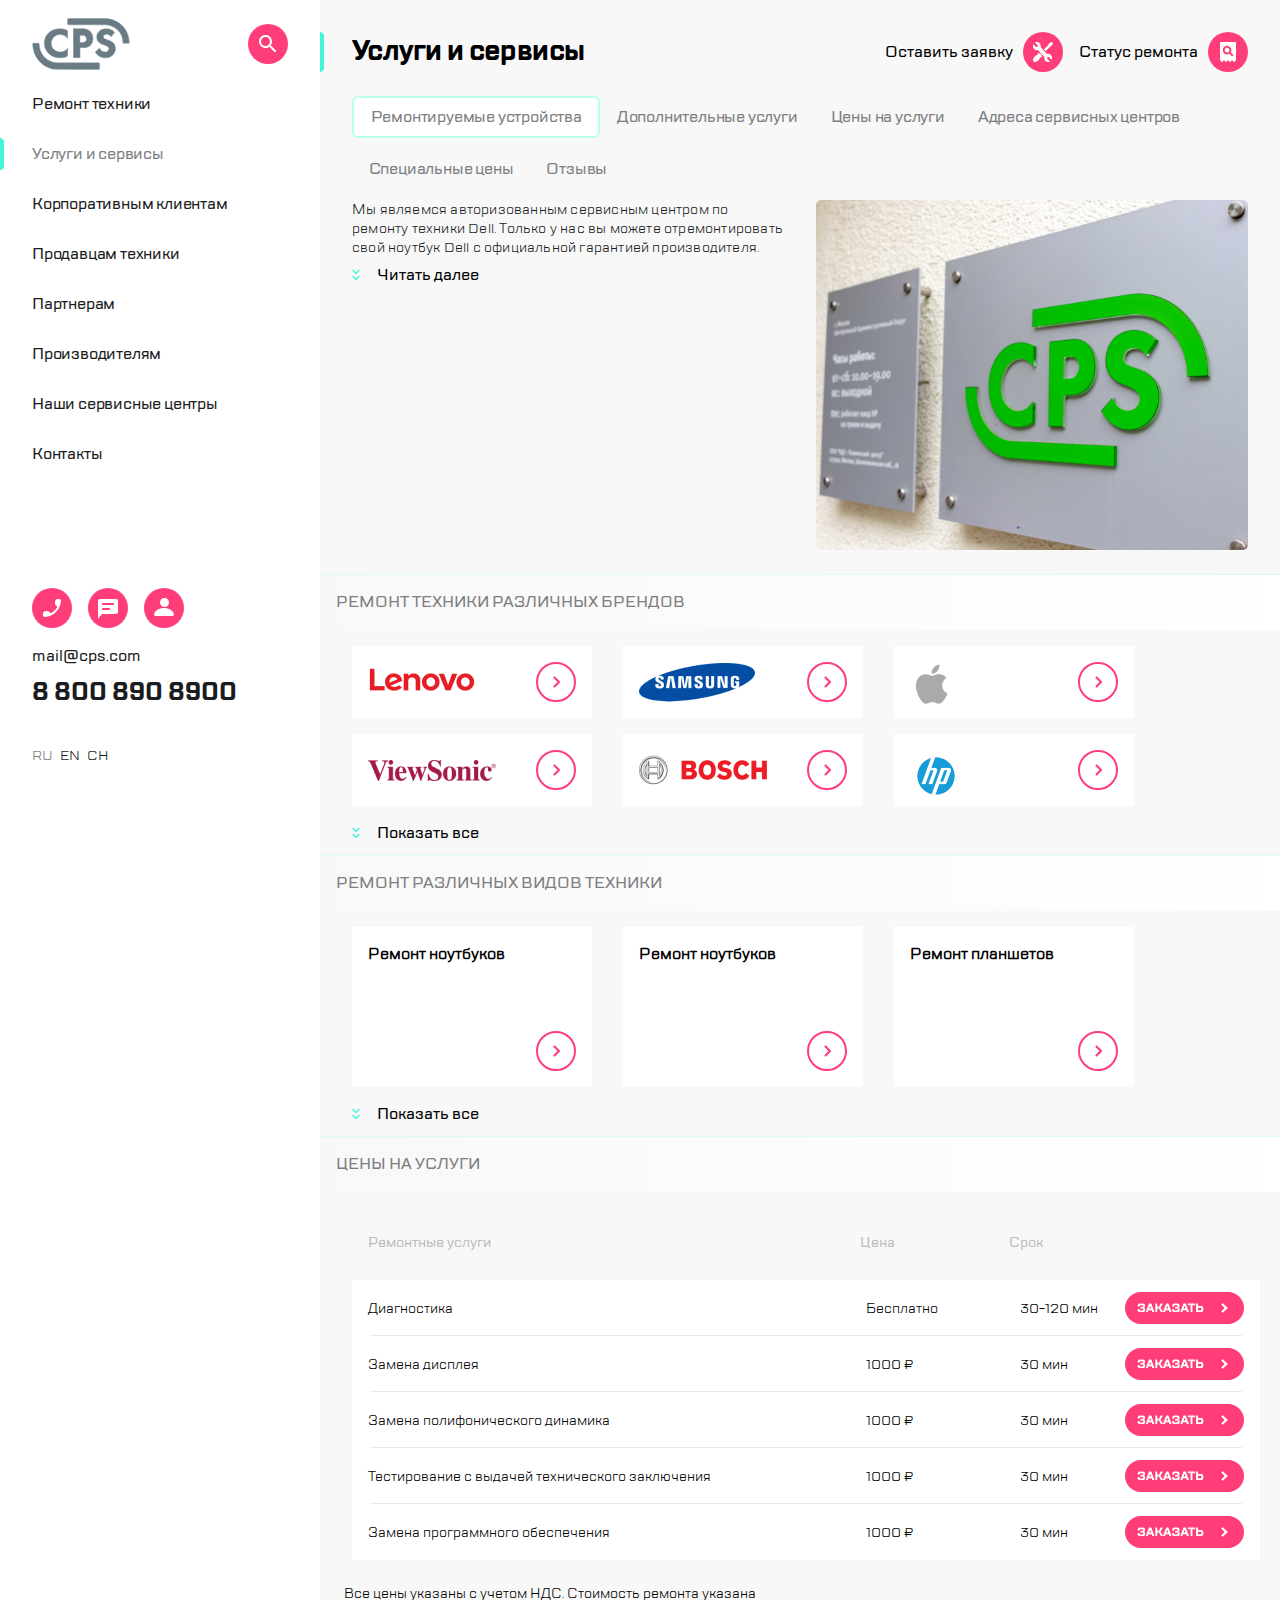
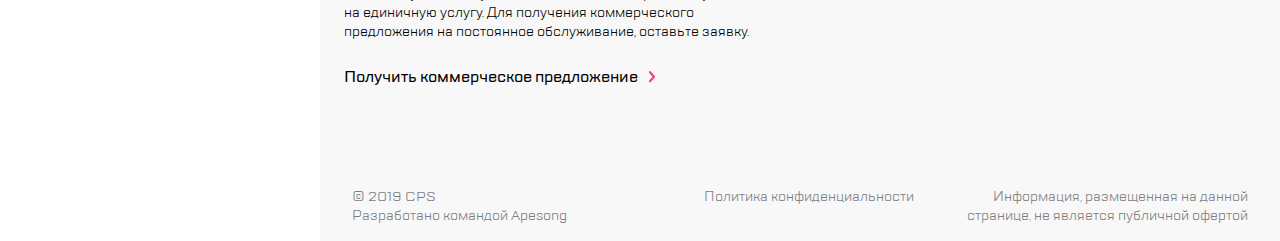
<file: index.html>
<!DOCTYPE html>
<html lang="ru">
<head>
  <meta charset="UTF-8">
  <meta name="viewport" content="width=device-width,user-scalable=no,initial-scale=1,maximum-scale=1,minimum-scale=1">
  <meta http-equiv="X-UA-Compatible" content="ie=edge">
  <title>CPS</title>
<link href="style.css" rel="stylesheet"></head>
<body>
<div class="site-wrapper">
  <div class="modal modal--left modal-menu">
    <header class="modal__header modal-menu__header page-header">
      <div class="container">
        <div class="page-header__inner modal-menu__inner">
          <div class="btn-group btn-group__logo">
            <button class="btn btn--close btn--hidden-lg"></button>
            <div class="btn-group__logo">
              <a class="link logo__link" href="#">
                <img class="logo__img" src="img/logo.svg" alt="logo">
              </a>
            </div>
            <button class="btn btn--search"></button>
          </div>
        </div>
      </div>
    </header>
    <div class="modal__body">
      <div class="container">
        <nav class="nav-vertical">
          <a href="" class="nav-vertical__item">Ремонт техники</a>
          <a href="" class="nav-vertical__item nav-vertical__item--active">Услуги и сервисы</a>
          <a href="" class="nav-vertical__item">Корпоративным клиентам</a>
          <a href="" class="nav-vertical__item">Продавцам техники</a>
          <a href="" class="nav-vertical__item">Партнерам</a>
          <a href="" class="nav-vertical__item">Производителям</a>
          <a href="" class="nav-vertical__item">Наши сервисные центры</a>
          <a href="" class="nav-vertical__item">Контакты</a>
        </nav>
      </div>
    </div>
    <footer class="modal__footer">
      <div class="container">
        <div class="btn-group">
          <button class="btn btn--call"></button>
          <button class="btn btn--chat"></button>
          <button class="btn btn--profile"></button>
        </div>
        <a class="link link--mail" href="mailto:mail@cps.com">mail@cps.com</a>
        <a class="link link--tel" href="tel:8 800 890 8900">8 800 890 8900</a>
        <div class="choose-language">
          <a href="" class="link link--active choose-language__item">RU</a>
          <a href="" class="link choose-language__item">EN</a>
          <a href="" class="link choose-language__item">CH</a>
        </div>
      </div>
    </footer>
  </div>

  <div class="modal modal--right modal-call">
    <button class="btn btn--close"></button>
    <header class="modal__header page-header page-header--hidden-lg">
      <div class="page-header__inner"></div>
    </header>
    <div class="content-header content-header--modal">
      <div class="container">
        <div class="content-header__inner">
          <h1 class="content-header__title">Заказать звонок</h1>
        </div>
      </div>
    </div>
    <div class="modal--right__form-wrapper">
      <div class="container">
        <form class="modal--right__form" action="">
          <input class="input" type="tel" placeholder="Телефон" required>

          <p class="note">
            Нажимая “отправить”, вы даете согласие на<a href="" class="link note__highlighting">
            обработку персональных данных</a>
            и соглашаетесь с нашей
            <a href="" class="link note__highlighting">политикой конфиденциальности</a>
          </p>
          <button class="btn btn--send-form"></button>
        </form>
      </div>
    </div>
  </div>

  <div class="modal modal--right modal-feedback">
    <button class="btn btn--close"></button>
    <header class="modal__header page-header page-header--hidden-lg">
      <div class="page-header__inner"></div>
    </header>
    <div class="content-header content-header--modal">
      <div class="container">
        <div class="content-header__inner">
          <h1 class="content-header__title">Обратная связь</h1>
        </div>
      </div>
    </div>
    <div class="modal--right__form-wrapper">
      <div class="container">
        <form class="modal--right__form" action="">
          <input class="input" type="text" placeholder="Имя" required>
          <input class="input" type="tel" placeholder="Телефон" required>
          <input class="input" type="email" placeholder="Электронная почта" required>
          <textarea class="input" rows="5" placeholder="Сообщение" required></textarea>
          <p class="note">
            Нажимая “отправить”, вы даете согласие на<a href="" class="link note__highlighting">
            обработку персональных данных</a>
            и соглашаетесь с нашей
            <a href="" class="link note__highlighting">политикой конфиденциальности</a>
          </p>
          <button class="btn btn--send-form"></button>
        </form>
      </div>
    </div>
  </div>

  <div class="page">
    <header class="page-header page-header--hidden-lg">
      <div class="container">
        <div class="page-header__inner">
          <div class="btn-group btn-group__logo">
            <button class="btn btn--burger"></button>
            <div class="btn-group__divider btn-group__divider--hidden-xs"></div>
            <div class="btn-group__logo logo--mod-sm-md">
              <a class="link logo--link" href="#">
                <img class="link__img" src="img/logo.svg" alt="logo">
              </a>
            </div>
          </div>

          <div class="btn-group btn-group--hidden-xs">
            <button class="btn btn--call"></button>
            <button class="btn btn--chat"></button>
            <button class="btn btn--profile"></button>
          </div>

          <div class="btn-group">
            <div class="btn-group__divider btn-group__divider--mod-sm-md"></div>
            <button class="btn btn--repair"></button>
            <button class="btn btn--checkstatus"></button>
          </div>
        </div>
      </div>
    </header>

    <main class="page__main">
      <div class="content-header">
        <div class="container">
          <div class="content-header__inner">
            <h1 class="content-header__title">Услуги и сервисы</h1>
            <div class="btn-group btn-group--hidden-xs-sm-md">
              <button class="btn btn--repair">
                <span class="btn__text">Оставить заявку</span>
              </button>
              <button class="btn btn--checkstatus">
                <span class="btn__text">Статус ремонта</span>
              </button>
            </div>
          </div>
        </div>
      </div>

      <nav class="nav">
        <a class="nav__item nav__item--active" href="#">Ремонтируемые устройства</a>
        <a class="nav__item" href="#">Дополнительные услуги</a>
        <a class="nav__item" href="#">Цены на услуги</a>
        <a class="nav__item" href="#">Адреса сервисных центров</a>
        <a class="nav__item" href="#">Специальные цены</a>
        <a class="nav__item" href="#">Отзывы</a>
      </nav>

      <article class="about">
        <div class="about__content about__content--mod-sm-md about__content--mod-lg">
          <p class="about__text">
            Мы являемся авторизованным сервисным центром по ремонту техники
            Dell. Только у нас вы можете отремонтировать свой ноутбук Dell с
            официальной гарантией производителя.
          </p>
          <p class="about__text about__text--hidden-xs about__text--hidden">
            Мы успешно работаем с 1992 года и заслужили репутацию надежного
            партнера
            <span class="article__text article__text--hidden-xs-sm-md article__text--hidden">, что подтверждает большое количество постоянных клиентов. Мы
                  гордимся тем, что к нам обращаются по рекомендациям и, в свою
                  очередь, советуют нас родным и близким.</span>
          </p>
          <button class="btn btn--show-more about__read-more-btn">
            Читать далее
          </button>
        </div>
        <div class="about__image-block">
          <img class="about__img" src="img/BigPic.jpg" alt="picture">
        </div>
      </article>

      <section class="page-brands-list brands-list">
        <div class="header brands__header">
          <h2 class="header__title">Ремонт техники различных брендов</h2>
        </div>

        <div class="slider">
          <div class="slider__container swiper-container">
            <div class="slider__wrapper swiper-wrapper">
              <div class="slider__item swiper-slide">
                <img class="slider__brands-logo" src="img/lenovo.png" alt="lenovo">
                <button class="btn btn--go"></button>
              </div>
              <div class="slider__item swiper-slide">
                <img class="slider__brands-logo" src="img/samsung.png" alt="samsung">
                <button class="btn btn--go"></button>
              </div>
              <div class="slider__item swiper-slide">
                <img class="slider__brands-logo" src="img/apple.png" alt="apple">
                <button class="btn btn--go"></button>
              </div>
              <div class="slider__item swiper-slide">
                <img class="slider__brands-logo" src="img/viewsonic.png" alt="viewsonic">
                <button class="btn btn--go"></button>
              </div>
              <div class="slider__item swiper-slide">
                <img class="slider__brands-logo" src="img/bosh.png" alt="bosh">
                <button class="btn btn--go"></button>
              </div>
              <div class="slider__item swiper-slide">
                <img class="slider__brands-logo" src="img/hp.png" alt="hp">
                <button class="btn btn--go"></button>
              </div>
              <div class="slider__item swiper-slide hidden-sm">
                <img class="slider__brands-logo" src="img/acer.png" alt="acer">
                <button class="btn btn--go"></button>
              </div>
              <div class="slider__item swiper-slide hidden-sm">
                <img class="slider__brands-logo" src="img/sony.png" alt="sony">
                <button class="btn btn--go"></button>
              </div>
              <div class="slider__item swiper-slide hidden-sm hidden-md">
                <img class="slider__brands-logo" src="img/lenovo.png" alt="lenovo">
                <button class="btn btn--go"></button>
              </div>
              <div class="slider__item swiper-slide hidden-sm hidden-md">
                <img class="slider__brands-logo" src="img/samsung.png" alt="samsung">
                <button class="btn btn--go"></button>
              </div>
              <div class="slider__item swiper-slide hidden-sm hidden-md">
                <img class="slider__brands-logo" src="img/apple.png" alt="apple">
                <button class="btn btn--go"></button>
              </div>
            </div>
            <div class="slider__pagination swiper-pagination"></div>
          </div>
          <button class="btn btn--show-more btn--show-more--hidden-xs-sm change-size-btn">
            Показать все
          </button>
        </div>
      </section>

      <section class="page__repair-type-list repair-type-list">
        <div class="header repair-type-list__header">
          <h2 class="header__title">Ремонт различных видов техники</h2>
        </div>

        <div class="slider">
          <div class="slider__container swiper-container">
            <div class="slider__wrapper swiper-wrapper">
              <div class="slider__item slider__item--device swiper-slide">
                <h3 class="slider__item-title">Ремонт ноутбуков</h3>
                <button class="btn btn--go btn--device"></button>
              </div>
              <div class="slider__item slider__item--device swiper-slide">
                <h3 class="slider__item-title">Ремонт ноутбуков</h3>
                <button class="btn btn--go btn--device"></button>
              </div>
              <div class="slider__item slider__item--device swiper-slide">
                <h3 class="slider__item-title">Ремонт планшетов</h3>
                <button class="btn btn--go btn--device"></button>
              </div>
              <div class="slider__item slider__item--device swiper-slide">
                <h3 class="slider__item-title">Ремонт ПК</h3>
                <button class="btn btn--go btn--device"></button>
              </div>
              <div class="slider__item slider__item--device swiper-slide">
                <h3 class="slider__item-title">Ремонт мониторов</h3>
                <button class="btn btn--go btn--device"></button>
              </div>
            </div>
            <div class="slider__pagination swiper-pagination"></div>
          </div>
          <button class="btn btn--show-more btn--show-more--hidden-xs-sm change-size-btn">
            Показать все
          </button>
        </div>
      </section>

      <section class="page__price-list price-list">
        <div class="header price-list__header">
          <h2 class="header__title">Цены на услуги</h2>
        </div>

        <div class="slider">
          <div class="slider__item slider__item--largest slider__item--hidden-sm">
            <div class="slider__subitem">
              <h4 class="slider__subitem-title">Ремонтные услуги</h4>
            </div>
            <div class="slider__subitem">
              <h4 class="slider__subitem-title">Цена</h4>
            </div>
            <div class="slider__subitem">
              <h4 class="slider__subitem-title">Срок</h4>
            </div>
            <button class="btn--order btn--hidden-always"></button>
          </div>
          <div class="slider__container swiper-container">
            <div class="slider__wrapper slider__wrapper--price swiper-wrapper">
              <div class="slider__item slider__item--price swiper-slide">
                <div class="slider__subitem">
                  <h4 class="slider__subitem-title slider__subitem-title--hidden-sm">
                    Ремонтные услуги
                  </h4>
                  <div class="content">Диагностика</div>
                </div>
                <div class="slider__subitem">
                  <h4 class="slider__subitem-title slider__subitem-title--hidden-sm">
                    Цена
                  </h4>
                  <div class="content">Бесплатно</div>
                </div>
                <div class="slider__subitem">
                  <h4 class="slider__subitem-title slider__subitem-title--hidden-sm">
                    Срок
                  </h4>
                  <div class="content">30-120 мин</div>
                </div>
                <button class="btn btn--order"></button>
              </div>
              <div class="slider__item slider__item--price swiper-slide">
                <div class="slider__subitem">
                  <h4 class="slider__subitem-title slider__subitem-title--hidden-sm">
                    Ремонтные услуги
                  </h4>
                  <div class="content">Замена дисплея</div>
                </div>
                <div class="slider__subitem">
                  <h4 class="slider__subitem-title slider__subitem-title--hidden-sm">
                    Цена
                  </h4>
                  <div class="content">1000 ₽</div>
                </div>
                <div class="slider__subitem">
                  <h4 class="slider__subitem-title slider__subitem-title--hidden-sm">
                    Срок
                  </h4>
                  <div class="content">30 мин</div>
                </div>
                <button class="btn btn--order"></button>
              </div>
              <div class="slider__item slider__item--price swiper-slide">
                <div class="slider__subitem">
                  <h4 class="slider__subitem-title slider__subitem-title--hidden-sm">
                    Ремонтные услуги
                  </h4>
                  <div class="content">Замена полифонического динамика</div>
                </div>
                <div class="slider__subitem">
                  <h4 class="slider__subitem-title slider__subitem-title--hidden-sm">
                    Цена
                  </h4>
                  <div class="content">1000 ₽</div>
                </div>
                <div class="slider__subitem">
                  <h4 class="slider__subitem-title slider__subitem-title--hidden-sm">
                    Срок
                  </h4>
                  <div class="content">30 мин</div>
                </div>
                <button class="btn btn--order"></button>
              </div>
              <div class="slider__item slider__item--price swiper-slide">
                <div class="slider__subitem">
                  <h4 class="slider__subitem-title slider__subitem-title--hidden-sm">
                    Ремонтные услуги
                  </h4>
                  <div class="content">
                    Тестирование с выдачей технического заключения
                  </div>
                </div>
                <div class="slider__subitem">
                  <h4 class="slider__subitem-title slider__subitem-title--hidden-sm">
                    Цена
                  </h4>
                  <div class="content">1000 ₽</div>
                </div>
                <div class="slider__subitem">
                  <h4 class="slider__subitem-title slider__subitem-title--hidden-sm">
                    Срок
                  </h4>
                  <div class="content">30 мин</div>
                </div>
                <button class="btn btn--order"></button>
              </div>
              <div class="slider__item slider__item--price swiper-slide">
                <div class="slider__subitem">
                  <h4 class="slider__subitem-title slider__subitem-title--hidden-sm">
                    Ремонтные услуги
                  </h4>
                  <div class="content">Замена программного обеспечения</div>
                </div>
                <div class="slider__subitem">
                  <h4 class="slider__subitem-title slider__subitem-title--hidden-sm">
                    Цена
                  </h4>
                  <div class="content">1000 ₽</div>
                </div>
                <div class="slider__subitem">
                  <h4 class="slider__subitem-title slider__subitem-title--hidden-sm">
                    Срок
                  </h4>
                  <div class="content">30 мин</div>
                </div>
                <button class="btn btn--order"></button>
              </div>
            </div>
            <div class="slider__pagination swiper-pagination"></div>
          </div>
        </div>

        <div class="description price-list__description">
          <div class="description__text">
            Все цены указаны с учетом НДС. Стоимость ремонта указана на
            единичную услугу. Для получения коммерческого предложения на
            постоянное обслуживание, оставьте заявку.
          </div>

          <button class="btn description__btn">
            Получить коммерческое предложение
          </button>
        </div>
      </section>
    </main>

    <footer class="page-footer">
      <div class="page-footer__container container">
        <div class="page-footer__item">
          © 2019 CPS<br>
          Разработано командой Apesong
        </div>
        <div class="page-footer__item">Политика конфиденциальности</div>
        <div class="page-footer__item">
          Информация, размещенная на данной странице, не является публичной
          офертой
        </div>
      </div>
    </footer>
  </div>
</div>
<script type="text/javascript" src="./js/bundle.js"></script></body>
</html>
</file>
<file: style.css>
/**
 * Swiper 6.7.0
 * Most modern mobile touch slider and framework with hardware accelerated transitions
 * https://swiperjs.com
 *
 * Copyright 2014-2021 Vladimir Kharlampidi
 *
 * Released under the MIT License
 *
 * Released on: May 31, 2021
 */

@font-face {
  font-family: 'swiper-icons';
  src: url('data:application/font-woff;charset=utf-8;base64, [base64]//wADZ2x5ZgAAAywAAADMAAAD2MHtryVoZWFkAAABbAAAADAAAAA2E2+eoWhoZWEAAAGcAAAAHwAAACQC9gDzaG10eAAAAigAAAAZAAAArgJkABFsb2NhAAAC0AAAAFoAAABaFQAUGG1heHAAAAG8AAAAHwAAACAAcABAbmFtZQAAA/gAAAE5AAACXvFdBwlwb3N0AAAFNAAAAGIAAACE5s74hXjaY2BkYGAAYpf5Hu/j+W2+MnAzMYDAzaX6QjD6/4//Bxj5GA8AuRwMYGkAPywL13jaY2BkYGA88P8Agx4j+/8fQDYfA1AEBWgDAIB2BOoAeNpjYGRgYNBh4GdgYgABEMnIABJzYNADCQAACWgAsQB42mNgYfzCOIGBlYGB0YcxjYGBwR1Kf2WQZGhhYGBiYGVmgAFGBiQQkOaawtDAoMBQxXjg/wEGPcYDDA4wNUA2CCgwsAAAO4EL6gAAeNpj2M0gyAACqxgGNWBkZ2D4/wMA+xkDdgAAAHjaY2BgYGaAYBkGRgYQiAHyGMF8FgYHIM3DwMHABGQrMOgyWDLEM1T9/w8UBfEMgLzE////P/5//f/V/xv+r4eaAAeMbAxwIUYmIMHEgKYAYjUcsDAwsLKxc3BycfPw8jEQA/[base64]/uznmfPFBNODM2K7MTQ45YEAZqGP81AmGGcF3iPqOop0r1SPTaTbVkfUe4HXj97wYE+yNwWYxwWu4v1ugWHgo3S1XdZEVqWM7ET0cfnLGxWfkgR42o2PvWrDMBSFj/IHLaF0zKjRgdiVMwScNRAoWUoH78Y2icB/yIY09An6AH2Bdu/UB+yxopYshQiEvnvu0dURgDt8QeC8PDw7Fpji3fEA4z/PEJ6YOB5hKh4dj3EvXhxPqH/SKUY3rJ7srZ4FZnh1PMAtPhwP6fl2PMJMPDgeQ4rY8YT6Gzao0eAEA409DuggmTnFnOcSCiEiLMgxCiTI6Cq5DZUd3Qmp10vO0LaLTd2cjN4fOumlc7lUYbSQcZFkutRG7g6JKZKy0RmdLY680CDnEJ+UMkpFFe1RN7nxdVpXrC4aTtnaurOnYercZg2YVmLN/d/gczfEimrE/fs/bOuq29Zmn8tloORaXgZgGa78yO9/cnXm2BpaGvq25Dv9S4E9+5SIc9PqupJKhYFSSl47+Qcr1mYNAAAAeNptw0cKwkAAAMDZJA8Q7OUJvkLsPfZ6zFVERPy8qHh2YER+3i/BP83vIBLLySsoKimrqKqpa2hp6+jq6RsYGhmbmJqZSy0sraxtbO3sHRydnEMU4uR6yx7JJXveP7WrDycAAAAAAAH//wACeNpjYGRgYOABYhkgZgJCZgZNBkYGLQZtIJsFLMYAAAw3ALgAeNolizEKgDAQBCchRbC2sFER0YD6qVQiBCv/H9ezGI6Z5XBAw8CBK/m5iQQVauVbXLnOrMZv2oLdKFa8Pjuru2hJzGabmOSLzNMzvutpB3N42mNgZGBg4GKQYzBhYMxJLMlj4GBgAYow/P/PAJJhLM6sSoWKfWCAAwDAjgbRAAB42mNgYGBkAIIbCZo5IPrmUn0hGA0AO8EFTQAA') format('woff');
  font-weight: 400;
  font-style: normal;
}
:root {
  --swiper-theme-color: #007aff;
}
.swiper-container {
  margin-left: auto;
  margin-right: auto;
  position: relative;
  overflow: hidden;
  list-style: none;
  padding: 0;
  /* Fix of Webkit flickering */
  z-index: 1;
}
.swiper-container-vertical > .swiper-wrapper {
  flex-direction: column;
}
.swiper-wrapper {
  position: relative;
  width: 100%;
  height: 100%;
  z-index: 1;
  display: flex;
  transition-property: transform;
  box-sizing: content-box;
}
.swiper-container-android .swiper-slide,
.swiper-wrapper {
  transform: translate3d(0px, 0, 0);
}
.swiper-container-multirow > .swiper-wrapper {
  flex-wrap: wrap;
}
.swiper-container-multirow-column > .swiper-wrapper {
  flex-wrap: wrap;
  flex-direction: column;
}
.swiper-container-free-mode > .swiper-wrapper {
  transition-timing-function: ease-out;
  margin: 0 auto;
}
.swiper-container-pointer-events {
  touch-action: pan-y;
}
.swiper-container-pointer-events.swiper-container-vertical {
  touch-action: pan-x;
}
.swiper-slide {
  flex-shrink: 0;
  width: 100%;
  height: 100%;
  position: relative;
  transition-property: transform;
}
.swiper-slide-invisible-blank {
  visibility: hidden;
}
/* Auto Height */
.swiper-container-autoheight,
.swiper-container-autoheight .swiper-slide {
  height: auto;
}
.swiper-container-autoheight .swiper-wrapper {
  align-items: flex-start;
  transition-property: transform, height;
}
/* 3D Effects */
.swiper-container-3d {
  perspective: 1200px;
}
.swiper-container-3d .swiper-wrapper,
.swiper-container-3d .swiper-slide,
.swiper-container-3d .swiper-slide-shadow-left,
.swiper-container-3d .swiper-slide-shadow-right,
.swiper-container-3d .swiper-slide-shadow-top,
.swiper-container-3d .swiper-slide-shadow-bottom,
.swiper-container-3d .swiper-cube-shadow {
  transform-style: preserve-3d;
}
.swiper-container-3d .swiper-slide-shadow-left,
.swiper-container-3d .swiper-slide-shadow-right,
.swiper-container-3d .swiper-slide-shadow-top,
.swiper-container-3d .swiper-slide-shadow-bottom {
  position: absolute;
  left: 0;
  top: 0;
  width: 100%;
  height: 100%;
  pointer-events: none;
  z-index: 10;
}
.swiper-container-3d .swiper-slide-shadow-left {
  background-image: linear-gradient(to left, rgba(0, 0, 0, 0.5), rgba(0, 0, 0, 0));
}
.swiper-container-3d .swiper-slide-shadow-right {
  background-image: linear-gradient(to right, rgba(0, 0, 0, 0.5), rgba(0, 0, 0, 0));
}
.swiper-container-3d .swiper-slide-shadow-top {
  background-image: linear-gradient(to top, rgba(0, 0, 0, 0.5), rgba(0, 0, 0, 0));
}
.swiper-container-3d .swiper-slide-shadow-bottom {
  background-image: linear-gradient(to bottom, rgba(0, 0, 0, 0.5), rgba(0, 0, 0, 0));
}
/* CSS Mode */
.swiper-container-css-mode > .swiper-wrapper {
  overflow: auto;
  scrollbar-width: none;
  /* For Firefox */
  -ms-overflow-style: none;
  /* For Internet Explorer and Edge */
}
.swiper-container-css-mode > .swiper-wrapper::-webkit-scrollbar {
  display: none;
}
.swiper-container-css-mode > .swiper-wrapper > .swiper-slide {
  scroll-snap-align: start start;
}
.swiper-container-horizontal.swiper-container-css-mode > .swiper-wrapper {
  scroll-snap-type: x mandatory;
}
.swiper-container-vertical.swiper-container-css-mode > .swiper-wrapper {
  scroll-snap-type: y mandatory;
}
:root {
  --swiper-navigation-size: 44px;
  /*
  --swiper-navigation-color: var(--swiper-theme-color);
  */
}
.swiper-button-prev,
.swiper-button-next {
  position: absolute;
  top: 50%;
  width: calc(var(--swiper-navigation-size) / 44 * 27);
  height: var(--swiper-navigation-size);
  margin-top: calc(0px - (var(--swiper-navigation-size) / 2));
  z-index: 10;
  cursor: pointer;
  display: flex;
  align-items: center;
  justify-content: center;
  color: var(--swiper-navigation-color, var(--swiper-theme-color));
}
.swiper-button-prev.swiper-button-disabled,
.swiper-button-next.swiper-button-disabled {
  opacity: 0.35;
  cursor: auto;
  pointer-events: none;
}
.swiper-button-prev:after,
.swiper-button-next:after {
  font-family: swiper-icons;
  font-size: var(--swiper-navigation-size);
  text-transform: none !important;
  letter-spacing: 0;
  text-transform: none;
  font-variant: initial;
  line-height: 1;
}
.swiper-button-prev,
.swiper-container-rtl .swiper-button-next {
  left: 10px;
  right: auto;
}
.swiper-button-prev:after,
.swiper-container-rtl .swiper-button-next:after {
  content: 'prev';
}
.swiper-button-next,
.swiper-container-rtl .swiper-button-prev {
  right: 10px;
  left: auto;
}
.swiper-button-next:after,
.swiper-container-rtl .swiper-button-prev:after {
  content: 'next';
}
.swiper-button-prev.swiper-button-white,
.swiper-button-next.swiper-button-white {
  --swiper-navigation-color: #ffffff;
}
.swiper-button-prev.swiper-button-black,
.swiper-button-next.swiper-button-black {
  --swiper-navigation-color: #000000;
}
.swiper-button-lock {
  display: none;
}
:root {
  /*
  --swiper-pagination-color: var(--swiper-theme-color);
  */
}
.swiper-pagination {
  position: absolute;
  text-align: center;
  transition: 300ms opacity;
  transform: translate3d(0, 0, 0);
  z-index: 10;
}
.swiper-pagination.swiper-pagination-hidden {
  opacity: 0;
}
/* Common Styles */
.swiper-pagination-fraction,
.swiper-pagination-custom,
.swiper-container-horizontal > .swiper-pagination-bullets {
  bottom: 10px;
  left: 0;
  width: 100%;
}
/* Bullets */
.swiper-pagination-bullets-dynamic {
  overflow: hidden;
  font-size: 0;
}
.swiper-pagination-bullets-dynamic .swiper-pagination-bullet {
  transform: scale(0.33);
  position: relative;
}
.swiper-pagination-bullets-dynamic .swiper-pagination-bullet-active {
  transform: scale(1);
}
.swiper-pagination-bullets-dynamic .swiper-pagination-bullet-active-main {
  transform: scale(1);
}
.swiper-pagination-bullets-dynamic .swiper-pagination-bullet-active-prev {
  transform: scale(0.66);
}
.swiper-pagination-bullets-dynamic .swiper-pagination-bullet-active-prev-prev {
  transform: scale(0.33);
}
.swiper-pagination-bullets-dynamic .swiper-pagination-bullet-active-next {
  transform: scale(0.66);
}
.swiper-pagination-bullets-dynamic .swiper-pagination-bullet-active-next-next {
  transform: scale(0.33);
}
.swiper-pagination-bullet {
  width: 8px;
  height: 8px;
  display: inline-block;
  border-radius: 50%;
  background: #000;
  opacity: 0.2;
}
button.swiper-pagination-bullet {
  border: none;
  margin: 0;
  padding: 0;
  box-shadow: none;
  -webkit-appearance: none;
          appearance: none;
}
.swiper-pagination-clickable .swiper-pagination-bullet {
  cursor: pointer;
}
.swiper-pagination-bullet-active {
  opacity: 1;
  background: var(--swiper-pagination-color, var(--swiper-theme-color));
}
.swiper-container-vertical > .swiper-pagination-bullets {
  right: 10px;
  top: 50%;
  transform: translate3d(0px, -50%, 0);
}
.swiper-container-vertical > .swiper-pagination-bullets .swiper-pagination-bullet {
  margin: 6px 0;
  display: block;
}
.swiper-container-vertical > .swiper-pagination-bullets.swiper-pagination-bullets-dynamic {
  top: 50%;
  transform: translateY(-50%);
  width: 8px;
}
.swiper-container-vertical > .swiper-pagination-bullets.swiper-pagination-bullets-dynamic .swiper-pagination-bullet {
  display: inline-block;
  transition: 200ms transform, 200ms top;
}
.swiper-container-horizontal > .swiper-pagination-bullets .swiper-pagination-bullet {
  margin: 0 4px;
}
.swiper-container-horizontal > .swiper-pagination-bullets.swiper-pagination-bullets-dynamic {
  left: 50%;
  transform: translateX(-50%);
  white-space: nowrap;
}
.swiper-container-horizontal > .swiper-pagination-bullets.swiper-pagination-bullets-dynamic .swiper-pagination-bullet {
  transition: 200ms transform, 200ms left;
}
.swiper-container-horizontal.swiper-container-rtl > .swiper-pagination-bullets-dynamic .swiper-pagination-bullet {
  transition: 200ms transform, 200ms right;
}
/* Progress */
.swiper-pagination-progressbar {
  background: rgba(0, 0, 0, 0.25);
  position: absolute;
}
.swiper-pagination-progressbar .swiper-pagination-progressbar-fill {
  background: var(--swiper-pagination-color, var(--swiper-theme-color));
  position: absolute;
  left: 0;
  top: 0;
  width: 100%;
  height: 100%;
  transform: scale(0);
  transform-origin: left top;
}
.swiper-container-rtl .swiper-pagination-progressbar .swiper-pagination-progressbar-fill {
  transform-origin: right top;
}
.swiper-container-horizontal > .swiper-pagination-progressbar,
.swiper-container-vertical > .swiper-pagination-progressbar.swiper-pagination-progressbar-opposite {
  width: 100%;
  height: 4px;
  left: 0;
  top: 0;
}
.swiper-container-vertical > .swiper-pagination-progressbar,
.swiper-container-horizontal > .swiper-pagination-progressbar.swiper-pagination-progressbar-opposite {
  width: 4px;
  height: 100%;
  left: 0;
  top: 0;
}
.swiper-pagination-white {
  --swiper-pagination-color: #ffffff;
}
.swiper-pagination-black {
  --swiper-pagination-color: #000000;
}
.swiper-pagination-lock {
  display: none;
}
/* Scrollbar */
.swiper-scrollbar {
  border-radius: 10px;
  position: relative;
  -ms-touch-action: none;
  background: rgba(0, 0, 0, 0.1);
}
.swiper-container-horizontal > .swiper-scrollbar {
  position: absolute;
  left: 1%;
  bottom: 3px;
  z-index: 50;
  height: 5px;
  width: 98%;
}
.swiper-container-vertical > .swiper-scrollbar {
  position: absolute;
  right: 3px;
  top: 1%;
  z-index: 50;
  width: 5px;
  height: 98%;
}
.swiper-scrollbar-drag {
  height: 100%;
  width: 100%;
  position: relative;
  background: rgba(0, 0, 0, 0.5);
  border-radius: 10px;
  left: 0;
  top: 0;
}
.swiper-scrollbar-cursor-drag {
  cursor: move;
}
.swiper-scrollbar-lock {
  display: none;
}
.swiper-zoom-container {
  width: 100%;
  height: 100%;
  display: flex;
  justify-content: center;
  align-items: center;
  text-align: center;
}
.swiper-zoom-container > img,
.swiper-zoom-container > svg,
.swiper-zoom-container > canvas {
  max-width: 100%;
  max-height: 100%;
  object-fit: contain;
}
.swiper-slide-zoomed {
  cursor: move;
}
/* Preloader */
:root {
  /*
  --swiper-preloader-color: var(--swiper-theme-color);
  */
}
.swiper-lazy-preloader {
  width: 42px;
  height: 42px;
  position: absolute;
  left: 50%;
  top: 50%;
  margin-left: -21px;
  margin-top: -21px;
  z-index: 10;
  transform-origin: 50%;
  animation: swiper-preloader-spin 1s infinite linear;
  box-sizing: border-box;
  border: 4px solid var(--swiper-preloader-color, var(--swiper-theme-color));
  border-radius: 50%;
  border-top-color: transparent;
}
.swiper-lazy-preloader-white {
  --swiper-preloader-color: #fff;
}
.swiper-lazy-preloader-black {
  --swiper-preloader-color: #000;
}
@keyframes swiper-preloader-spin {
  100% {
    transform: rotate(360deg);
  }
}
/* a11y */
.swiper-container .swiper-notification {
  position: absolute;
  left: 0;
  top: 0;
  pointer-events: none;
  opacity: 0;
  z-index: -1000;
}
.swiper-container-fade.swiper-container-free-mode .swiper-slide {
  transition-timing-function: ease-out;
}
.swiper-container-fade .swiper-slide {
  pointer-events: none;
  transition-property: opacity;
}
.swiper-container-fade .swiper-slide .swiper-slide {
  pointer-events: none;
}
.swiper-container-fade .swiper-slide-active,
.swiper-container-fade .swiper-slide-active .swiper-slide-active {
  pointer-events: auto;
}
.swiper-container-cube {
  overflow: visible;
}
.swiper-container-cube .swiper-slide {
  pointer-events: none;
  -webkit-backface-visibility: hidden;
          backface-visibility: hidden;
  z-index: 1;
  visibility: hidden;
  transform-origin: 0 0;
  width: 100%;
  height: 100%;
}
.swiper-container-cube .swiper-slide .swiper-slide {
  pointer-events: none;
}
.swiper-container-cube.swiper-container-rtl .swiper-slide {
  transform-origin: 100% 0;
}
.swiper-container-cube .swiper-slide-active,
.swiper-container-cube .swiper-slide-active .swiper-slide-active {
  pointer-events: auto;
}
.swiper-container-cube .swiper-slide-active,
.swiper-container-cube .swiper-slide-next,
.swiper-container-cube .swiper-slide-prev,
.swiper-container-cube .swiper-slide-next + .swiper-slide {
  pointer-events: auto;
  visibility: visible;
}
.swiper-container-cube .swiper-slide-shadow-top,
.swiper-container-cube .swiper-slide-shadow-bottom,
.swiper-container-cube .swiper-slide-shadow-left,
.swiper-container-cube .swiper-slide-shadow-right {
  z-index: 0;
  -webkit-backface-visibility: hidden;
          backface-visibility: hidden;
}
.swiper-container-cube .swiper-cube-shadow {
  position: absolute;
  left: 0;
  bottom: 0px;
  width: 100%;
  height: 100%;
  opacity: 0.6;
  z-index: 0;
}
.swiper-container-cube .swiper-cube-shadow:before {
  content: '';
  background: #000;
  position: absolute;
  left: 0;
  top: 0;
  bottom: 0;
  right: 0;
  filter: blur(50px);
}
.swiper-container-flip {
  overflow: visible;
}
.swiper-container-flip .swiper-slide {
  pointer-events: none;
  -webkit-backface-visibility: hidden;
          backface-visibility: hidden;
  z-index: 1;
}
.swiper-container-flip .swiper-slide .swiper-slide {
  pointer-events: none;
}
.swiper-container-flip .swiper-slide-active,
.swiper-container-flip .swiper-slide-active .swiper-slide-active {
  pointer-events: auto;
}
.swiper-container-flip .swiper-slide-shadow-top,
.swiper-container-flip .swiper-slide-shadow-bottom,
.swiper-container-flip .swiper-slide-shadow-left,
.swiper-container-flip .swiper-slide-shadow-right {
  z-index: 0;
  -webkit-backface-visibility: hidden;
          backface-visibility: hidden;
}

*,
*::after,
*::before {
  margin: 0;
  padding: 0;
  box-sizing: border-box;
  border: 0; }

img {
  display: block; }

@font-face {
  font-family: 'TT Lakes Regular';
  src: url(./fonts/TTLakes-Regular.eot);
  src: url(./fonts/TTLakes-Regular.eot?#iefix) format("embedded-opentype"), url(./fonts/TTLakes-Regular.woff) format("woff"), url(./fonts/TTLakes-Regular.ttf) format("truetype");
  font-weight: normal;
  font-style: normal; }

@font-face {
  font-family: 'TT Lakes Medium';
  src: url(./fonts/TTLakes-Medium.eot);
  src: url(./fonts/TTLakes-Medium.eot?#iefix) format("embedded-opentype"), url(./fonts/TTLakes-Medium.woff) format("woff"), url(./fonts/TTLakes-Medium.ttf) format("truetype");
  font-weight: normal;
  font-style: normal; }

@font-face {
  font-family: 'TT Lakes Bold';
  src: url(./fonts/TTLakes-Bold.eot);
  src: url(./fonts/TTLakes-Bold.eot?#iefix) format("embedded-opentype"), url(./fonts/TTLakes-Bold.woff) format("woff"), url(./fonts/TTLakes-Bold.ttf) format("truetype");
  font-weight: normal;
  font-style: normal; }

.container {
  padding: 0 16px; }
  @media (min-width: 767px) {
    .container {
      padding: 0 24px; } }
  @media (min-width: 1119px) {
    .container {
      padding: 0 32px; } }

.price-list__description {
  width: 302px;
  margin: 0 16px; }
  @media (min-width: 767px) {
    .price-list__description {
      width: 421px;
      margin: 10px 24px; } }

.description__btn {
  width: 198px;
  margin-top: 16px; }
  @media (min-width: 767px) {
    .description__btn {
      width: 302px; } }
  .description__btn:after {
    content: "";
    position: absolute;
    width: 8px;
    height: 16px;
    margin-left: 10px;
    background: url(./static/commercial-offer.svg) no-repeat center/100% 100%; }

.site-wrapper {
  display: flex;
  margin: 0 auto;
  position: relative;
  max-width: 1425px; }

.blur {
  -webkit-filter: blur(10px);
          filter: blur(10px);
  height: 100vh;
  overflow: hidden; }

.page {
  display: flex;
  flex-direction: column;
  min-height: 100%;
  min-width: 320px;
  width: 1120px;
  background: #F8F8F8;
  margin: 0 auto; }

.price-list__header {
  height: 56px;
  margin-bottom: 16px; }

.repair-type-list__header {
  margin-bottom: 16px; }

.brands__header {
  margin-bottom: 16px; }

.btn {
  position: relative;
  align-items: center;
  min-width: 40px;
  height: 40px;
  text-decoration: none;
  font: 16px "TT Lakes Medium";
  line-height: 16px;
  color: black;
  background-color: inherit;
  cursor: pointer;
  text-align: left;
  transition: opacity, color 0.3s; }
  .btn:hover, .btn:focus, .btn:active {
    opacity: 0.7;
    transition: opacity 0.3s;
    outline: 0px; }
  .btn:not(:last-of-type) {
    margin-right: 16px; }
  .btn__text {
    padding-right: 50px; }
  .btn--show-more {
    margin-top: 3px;
    margin-left: 25px;
    height: 16px; }
    .btn--show-more:before {
      content: "";
      position: absolute;
      left: -25px;
      width: 8px;
      height: 16px;
      background: url(./static/arrow-down.svg) no-repeat center/100% 100%; }
    .btn--show-more--hidden-xs-sm {
      display: none; }
      @media (min-width: 767px) {
        .btn--show-more--hidden-xs-sm {
          display: block; } }
  .btn--burger {
    background: url(./static/icon-burger.svg) no-repeat;
    margin-right: 16px; }
    @media (min-width: 768px) {
      .btn--burger {
        margin-right: 0; } }
  @media (min-width: 1119px) {
    .btn--hidden-lg {
      display: none; } }
  .btn--call {
    background: url(./static/icon-call.svg) no-repeat; }
  .btn--profile {
    background: url(./static/icon-profile.svg) no-repeat; }
  .btn--chat {
    background: url(./static/icon-chat.svg) no-repeat; }
  .btn--repair {
    background: url(./static/icon-repair.svg) no-repeat right; }
  .btn--checkstatus {
    background: url(./static/check.svg) no-repeat right; }
  .btn--call {
    background: url(./static/icon-call.svg) no-repeat; }
  .btn--profile {
    background: url(./static/icon-profile.svg) no-repeat; }
  .btn--chat {
    background: url(./static/icon-chat.svg) no-repeat; }
  .btn--close {
    background: url(./static/icon-close.svg) no-repeat right; }
  .btn--search {
    background: url(./static/icon-search.svg) no-repeat right; }
  .btn--go {
    background: url(./static/icon_go.svg) no-repeat right; }
  .btn--order {
    background: url(./static/icon-order.svg) no-repeat right; }
  .btn--send-form {
    background: url(./static/send.svg) no-repeat right;
    width: 136px;
    height: 32px; }

.btn-group {
  display: flex;
  align-items: center; }
  .btn-group--hidden-xs {
    display: none; }
    @media (min-width: 767px) {
      .btn-group--hidden-xs {
        display: flex; } }
  .btn-group--hidden-xs-sm-md {
    display: none; }
    @media (min-width: 1119px) {
      .btn-group--hidden-xs-sm-md {
        display: flex; } }
  .btn-group__divider {
    min-width: 2px;
    height: 32px;
    background: #EAEAEA;
    margin: 0 16px 0; }
    .btn-group__divider--hidden-xs {
      display: none; }
      @media (min-width: 767px) {
        .btn-group__divider--hidden-xs {
          display: block; } }
  .btn-group__logo {
    flex: 1;
    display: flex;
    justify-content: space-between; }

.page-header {
  background: #FFFFFF; }
  @media (min-width: 1119px) {
    .page-header--hidden-lg {
      display: none; } }
  .page-header__inner {
    background: #FFFFFF;
    display: flex;
    justify-content: space-between;
    align-items: center;
    min-height: 88px; }
  .page-header .btn-group:first-of-type {
    flex: 1; }
  .page-header .btn-group:nth-of-type(2) {
    width: 152px; }
  .page-header .btn-group:last-of-type {
    width: 138px; }

.content-header {
  padding-top: 32px;
  margin-bottom: 24px;
  position: relative; }
  .content-header--modal {
    padding-top: 0; }
    @media (min-width: 1119px) {
      .content-header--modal {
        padding-top: 32px; } }
  .content-header__inner {
    display: flex;
    height: 40px; }
  .content-header__title {
    font-family: 'TT Lakes Bold';
    letter-spacing: -0.6px;
    flex-grow: 1; }
  .content-header::before {
    content: "";
    width: 4px;
    height: 40px;
    position: absolute;
    background: url(./static/highlight.svg) no-repeat; }

.nav {
  display: flex;
  align-items: center;
  margin: 24px 0 0 16px;
  overflow: auto;
  scrollbar-width: none; }
  @media (min-width: 767px) {
    .nav {
      margin: 24px 0 0 24px; } }
  @media (min-width: 1119px) {
    .nav {
      margin: 24px 0 0 32px;
      flex-flow: wrap; } }
  .nav::-webkit-scrollbar {
    width: 0; }
  .nav__item {
    padding: 8px 16.5px;
    margin-bottom: 12px;
    white-space: nowrap;
    text-decoration: none;
    font: 16px 'TT Lakes Medium';
    color: #7E7E82;
    border-radius: 6px;
    letter-spacing: -0.2px;
    transition: color 0.3s; }
    .nav__item:focus, .nav__item:hover {
      color: #b3b3b3;
      transition: 0.3s; }
    .nav__item--active {
      border: 2px solid #B8FFEC;
      background: #FFFFFF; }
      .nav__item--active:hover, .nav__item--active:focus {
        border: 2px solid #B8FFEC;
        background: #FFFFFF;
        color: #7E7E82; }

.about {
  display: flex;
  flex-flow: wrap;
  margin-bottom: 24px; }
  @media (min-width: 767px) {
    .about {
      flex-wrap: nowrap; } }
  .about__content {
    margin: 0 16px;
    display: flex;
    flex-wrap: wrap;
    align-content: flex-start;
    min-width: 35%; }
    @media (min-width: 767px) {
      .about__content {
        flex: 1;
        margin: 0 24px; } }
    @media (min-width: 1119px) {
      .about__content {
        margin: 0 32px; } }
  .about__text {
    color: #1b1c21;
    letter-spacing: 0.2px;
    margin-bottom: 24px; }
    .about__text--hidden-xs {
      display: none; }
    .about__text--hidden-xs-sm-md {
      display: none; }
  .about__read-more-btn {
    margin-top: -14px;
    margin-bottom: 16px; }
  @media (min-width: 767px) {
    .about__image-block {
      margin-right: 24px;
      flex: 1; } }
  @media (min-width: 1119px) {
    .about__image-block {
      margin-right: 32px; } }
  .about__img {
    width: 100%;
    object-fit: cover; }
    @media (min-width: 767px) {
      .about__img {
        border-radius: 5px;
        height: 250px; } }
    @media (min-width: 1119px) {
      .about__img {
        height: 350px; } }

.show-hidden-text {
  display: inline; }

.header {
  border-top: 1px solid #d9fff5;
  line-height: 22px;
  background: linear-gradient(to right, #F8F8F8, #FFFFFF);
  padding: 16px;
  height: 80px; }
  @media (min-width: 767px) {
    .header {
      height: 56px; } }

.header__title {
  font: 16px 'TT Lakes Medium';
  text-transform: uppercase;
  color: #7e7e82; }

.slider {
  width: 100%;
  max-width: 1120px;
  margin: 0 auto;
  background-color: #f8f8f8;
  padding: 0 0 16px 16px; }
  @media (min-width: 767px) {
    .slider {
      padding: 0 0 14px 20px; } }
  @media (min-width: 1119px) {
    .slider {
      padding: 0 0 14px 32px; } }
  @media (min-width: 1425px) {
    .slider {
      padding: 0 0 14px 18px; } }
  .slider__container {
    background: #f8f8f8; }
  .slider__wrapper {
    display: flex;
    flex-flow: nowrap;
    min-width: 0;
    margin-bottom: 16px; }
    @media (min-width: 767px) {
      .slider__wrapper {
        flex-flow: wrap;
        max-height: 160px;
        overflow: hidden; } }
    @media (min-width: 767px) {
      .slider__wrapper--price {
        max-height: 100%;
        margin-bottom: 0; } }
  .slider__item {
    display: flex;
    justify-content: space-between;
    flex-wrap: wrap;
    width: 240px;
    height: 72px;
    background-color: #FFFFFF;
    padding: 16px;
    margin-right: 16px; }
    @media (min-width: 767px) {
      .slider__item {
        width: 224px;
        margin-right: 24px;
        margin-bottom: 16px; } }
    @media (min-width: 1119px) {
      .slider__item {
        width: 240px;
        margin-right: 31px; } }
    .slider__item--device {
      height: 160px; }
    .slider__item--price {
      position: relative;
      width: 260px;
      height: 200px;
      display: flex;
      flex-flow: wrap; }
      @media (min-width: 767px) {
        .slider__item--price {
          flex-flow: nowrap;
          flex: 100%;
          justify-content: space-around;
          height: 56px;
          margin-bottom: 0;
          margin-right: 20px; } }
      .slider__item--price:not(:last-of-type)::after {
        content: "";
        position: absolute;
        height: 1px;
        width: calc(100% - 36px);
        bottom: 0;
        background-color: #eaeaea; }
    .slider__item .btn--device {
      align-self: flex-end; }
    .slider__item--hidden-sm {
      display: none; }
      @media (min-width: 767px) {
        .slider__item--hidden-sm {
          width: auto;
          display: flex;
          margin-bottom: 0;
          background-color: inherit; } }
  .slider__subitem {
    margin-right: 16px;
    align-self: center; }
    @media (min-width: 767px) {
      .slider__subitem {
        white-space: nowrap;
        min-width: 80px; } }
    .slider__subitem:not(:last-of-type) {
      flex: 100%; }
      @media (min-width: 767px) {
        .slider__subitem:not(:last-of-type) {
          flex: auto; } }
    @media (min-width: 767px) {
      .slider__subitem:first-of-type {
        flex: auto;
        min-width: 55%; } }
  .slider__subitem-title {
    font: 14px "TT Lakes Medium";
    color: #bdbdbd;
    margin-bottom: 4px; }
    @media (min-width: 767px) {
      .slider__subitem-title--hidden-sm {
        display: none; } }
  .slider__brands-logo {
    object-fit: none; }
  .slider__pagination {
    position: static; }
    @media (min-width: 767px) {
      .slider__pagination {
        display: none; } }
    .slider__pagination .swiper-pagination-bullet {
      width: 12px;
      height: 12px;
      background: #dddddd;
      opacity: 1; }
    .slider__pagination .swiper-pagination-bullet-active {
      background: #b5b6bc; }
  .slider .btn--order {
    flex: 119px;
    min-width: 119px;
    align-self: flex-end;
    max-width: 121px;
    width: 100px;
    height: 32px; }
    @media (min-width: 767px) {
      .slider .btn--order {
        align-self: center; } }
    @media (min-width: 1119px) {
      .slider .btn--order {
        max-width: 128px; } }
  .slider .btn--hidden-always {
    visibility: hidden; }

.show {
  max-height: 100%; }

.link {
  display: block;
  text-decoration: none;
  line-height: 24px;
  color: #1B1C21;
  transition: color 0.3s; }
  .link:hover, .link:focus {
    color: #7E7E82;
    transition: color 0.3s; }
  .link img {
    transition: opacity 0.3s; }
    .link img:hover {
      opacity: 0.7;
      transition: opacity 0.3s; }
  .link--active {
    color: #7E7E82; }
  .link--mail {
    font-size: 16px;
    font-family: "TT Lakes Medium";
    margin-bottom: 12px; }
  .link--tel {
    font-size: 24px;
    font-family: "TT Lakes Bold";
    margin-bottom: 8px; }
    @media (min-width: 767px) {
      .link--tel {
        margin-bottom: 40px; } }
  .link--disabled {
    pointer-events: none; }

.choose-language {
  display: flex;
  margin-bottom: 30px; }
  .choose-language__item {
    margin-right: 7px; }

.input {
  width: 100%;
  padding: 16px;
  border: 1px solid #EAEAEA;
  border-radius: 8px;
  margin-bottom: 16px; }
  .input::-webkit-input-placeholder {
    color: #B5B6BC;
    font: 16px "TT Lakes Medium"; }
  .input::-moz-placeholder {
    color: #B5B6BC;
    font: 16px "TT Lakes Medium"; }
  .input:-ms-input-placeholder {
    color: #B5B6BC;
    font: 16px "TT Lakes Medium"; }
  .input:-moz-placeholder {
    color: #B5B6BC;
    font: 16px "TT Lakes Medium"; }

.nav-vertical {
  display: flex;
  flex-flow: column;
  justify-content: flex-end; }
  .nav-vertical__item {
    display: block;
    width: 100%;
    text-decoration: none;
    line-height: 24px;
    font: 16px 'TT Lakes Medium';
    color: #1B1C21;
    letter-spacing: -0.2px;
    padding: 5px 0;
    margin-bottom: 10px;
    transition: color 0.3s; }
    @media (min-width: 767px) {
      .nav-vertical__item {
        margin-bottom: 22px; } }
    @media (min-width: 1119px) {
      .nav-vertical__item {
        margin-bottom: 18px; } }
    .nav-vertical__item--active {
      position: relative;
      color: #7E7E82; }
      .nav-vertical__item--active:before {
        content: "";
        position: absolute;
        left: -16px;
        top: 0;
        width: 4px;
        height: 32px;
        background: url(./static/highlight-4x32.svg); }
        @media (min-width: 767px) {
          .nav-vertical__item--active:before {
            left: -24px; } }
        @media (min-width: 1119px) {
          .nav-vertical__item--active:before {
            left: -32px; } }
    .nav-vertical__item:focus, .nav-vertical__item:hover {
      color: #7E7E82;
      transition: color 0.3s; }

.note {
  font-family: "TT Lakes Medium";
  color: #7E7E82; }
  .note__highlighting {
    font-family: "TT Lakes Medium";
    color: #FF3E79; }
    .note__highlighting:hover, .note__highlighting:focus {
      color: #FF3E79;
      opacity: 0.7;
      transition: opacity 0.3s; }

.page-footer {
  flex: 0 0 auto;
  margin-top: 50px;
  color: #7e7e82; }
  @media (min-width: 767px) {
    .page-footer {
      margin-top: 80px; } }
  @media (min-width: 767px) {
    .page-footer__container {
      display: flex;
      align-content: space-between; } }
  .page-footer__item {
    text-align: center;
    margin-bottom: 16px; }
    @media (min-width: 767px) {
      .page-footer__item {
        flex-basis: 34%; } }
    @media (min-width: 767px) {
      .page-footer__item:first-of-type {
        text-align: left; } }
    @media (min-width: 767px) {
      .page-footer__item:last-of-type {
        text-align: right;
        flex-basis: 32%; } }

.modal {
  transform: translateY(-102%);
  flex-direction: column;
  position: absolute;
  min-height: 100%;
  height: auto;
  z-index: 2;
  width: 100%;
  min-width: 320px;
  max-width: 360px;
  background: #FFFFFF; }
  @media (min-width: 767px) {
    .modal {
      max-width: 320px; } }
  @media (min-width: 1119px) {
    .modal {
      min-width: 306px;
      max-width: 306px; } }
  .modal__body {
    max-height: 500px; }
    @media (min-width: 767px) {
      .modal__body {
        flex: 1; } }
  .modal__footer {
    display: flex;
    flex-flow: column; }
    .modal__footer .btn-group {
      margin-bottom: 16px; }
  .modal--left {
    left: 0;
    box-shadow: 16px 0 20px -2px rgba(14, 24, 80, 0.2); }
    @media (min-width: 1119px) {
      .modal--left {
        transform: translateY(0);
        display: flex;
        max-width: 320px;
        position: static;
        z-index: inherit;
        height: auto;
        box-shadow: none; } }
  .modal--right {
    right: 0;
    box-shadow: -16px 0 20px -2px rgba(14, 24, 80, 0.2);
    max-width: 440px; }
    .modal--right .btn--close {
      position: absolute;
      top: 24px;
      left: 16px; }
      @media (min-width: 1119px) {
        .modal--right .btn--close {
          max-width: 440px;
          top: 32px;
          left: -60px; } }
    .modal--right .btn--send-form {
      float: right; }
    .modal--right .note {
      margin-bottom: 18px; }
  .modal--show-modal {
    transform: translateY(0); }

body {
  background-color: #F2F2F2;
  font: 14px "TT Lakes Regular"; }


/*# sourceMappingURL=style.css.map*/
</file>
